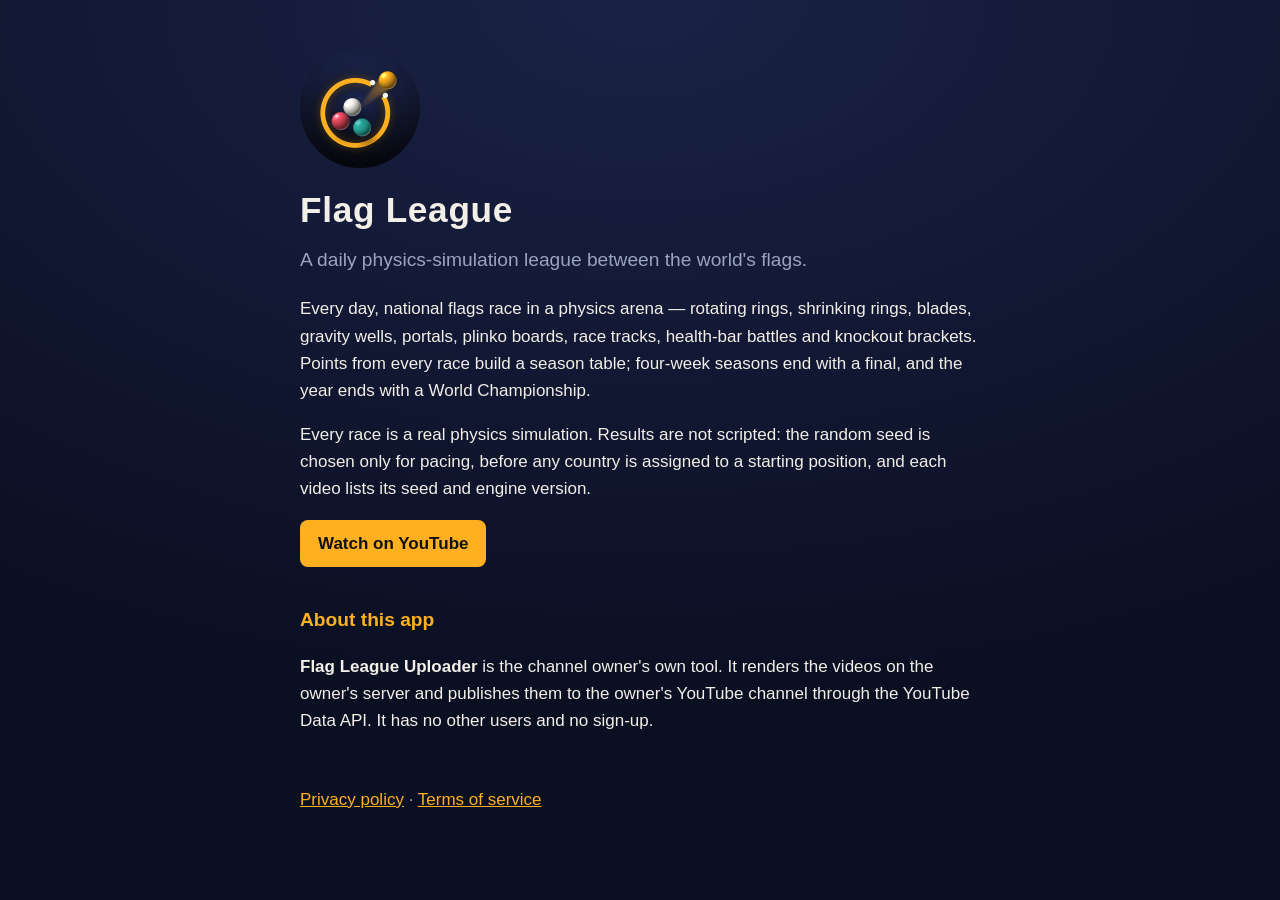
<file: index.html>
<!doctype html>
<html lang="en">
<head>
<meta charset="utf-8">
<meta name="viewport" content="width=device-width, initial-scale=1">
<title>Flag League</title>
<meta name="description" content="Flag League: a daily physics-simulation league between the world's flags on YouTube.">
<link rel="icon" href="logo.png">
<link rel="stylesheet" href="style.css">
</head>
<body>
<main>
  <img class="logo" src="logo.png" alt="Flag League logo: flag balls escaping a rotating ring" width="120" height="120">
  <h1>Flag League</h1>
  <p class="lead">A daily physics-simulation league between the world's flags.</p>

  <p>Every day, national flags race in a physics arena — rotating rings, shrinking rings, blades, gravity wells,
  portals, plinko boards, race tracks, health-bar battles and knockout brackets. Points from every race build a
  season table; four-week seasons end with a final, and the year ends with a World Championship.</p>

  <p>Every race is a real physics simulation. Results are not scripted: the random seed is chosen only for pacing,
  before any country is assigned to a starting position, and each video lists its seed and engine version.</p>

  <p><a class="button" href="https://www.youtube.com/@FlagLeaguee">Watch on YouTube</a></p>

  <h2>About this app</h2>
  <p><strong>Flag League Uploader</strong> is the channel owner's own tool. It renders the videos on the owner's
  server and publishes them to the owner's YouTube channel through the YouTube Data API. It has no other users and
  no sign-up.</p>

  <nav><a href="privacy.html">Privacy policy</a> · <a href="terms.html">Terms of service</a></nav>
</main>
</body>
</html>
</file>
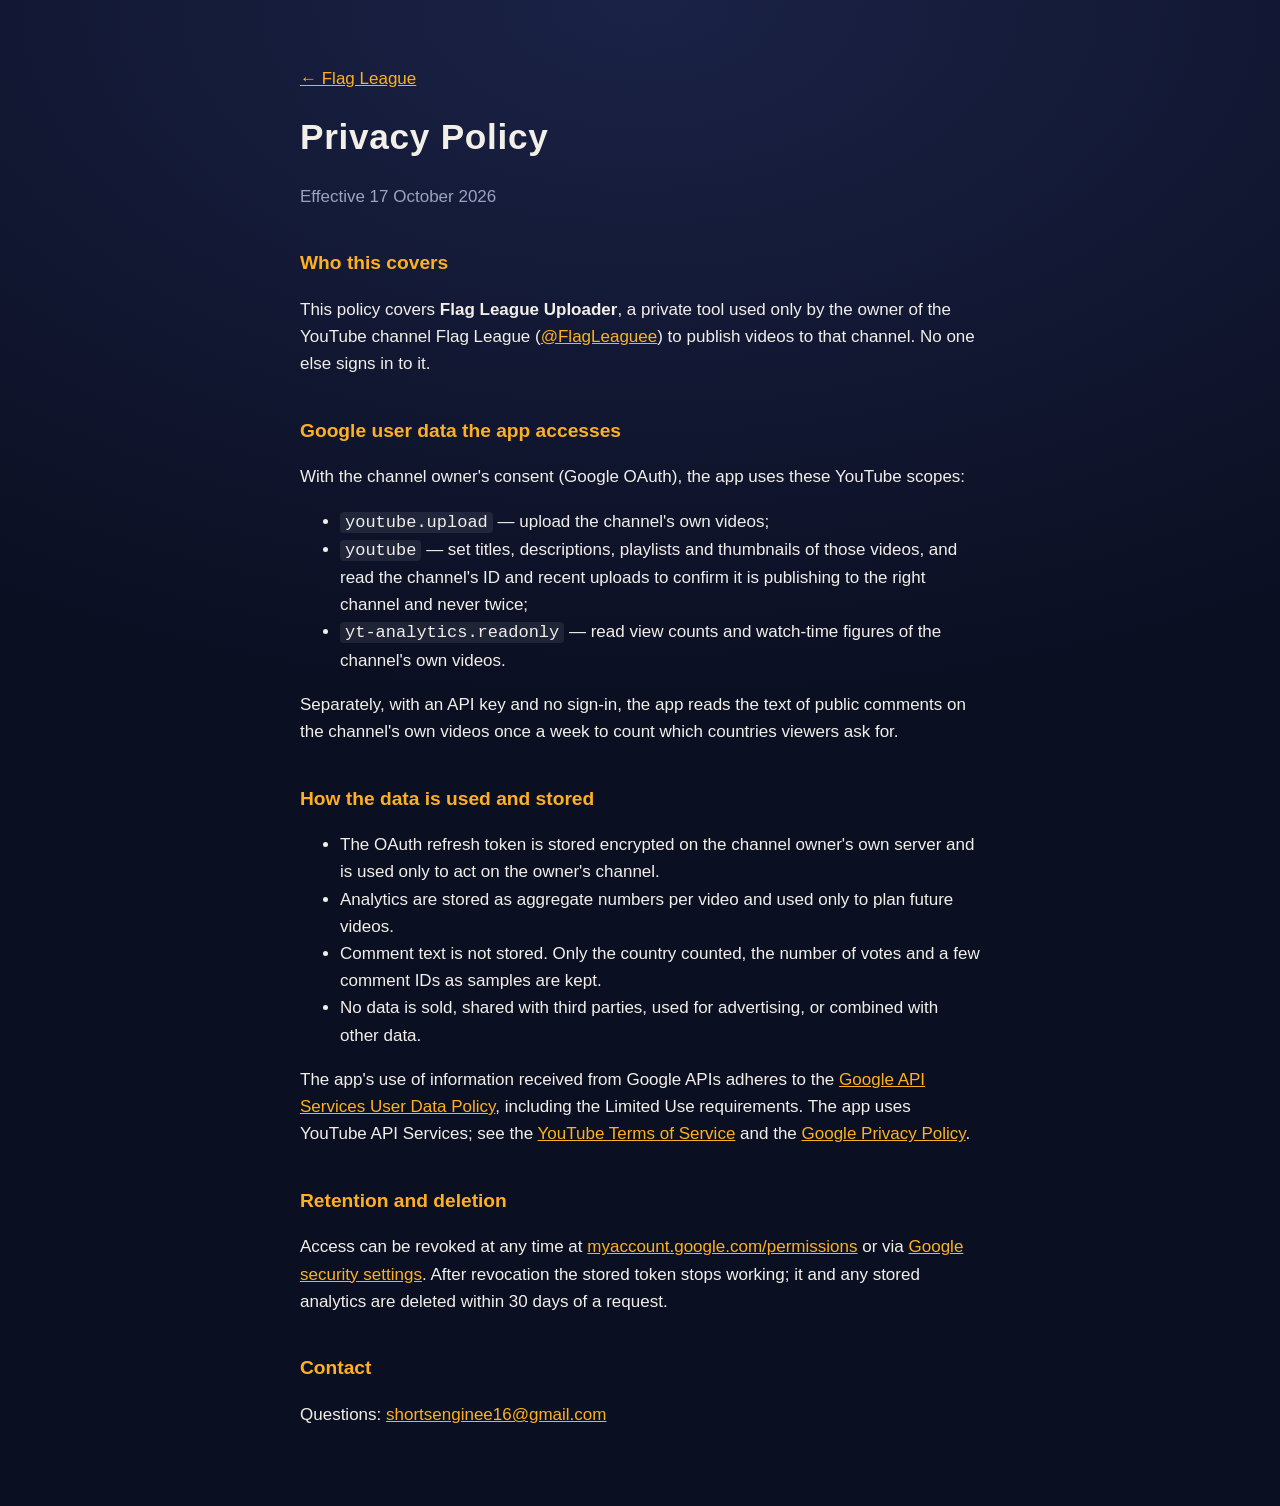
<file: privacy.html>
<!doctype html>
<html lang="en">
<head>
<meta charset="utf-8">
<meta name="viewport" content="width=device-width, initial-scale=1">
<title>Privacy Policy · Flag League</title>
<link rel="icon" href="logo.png">
<link rel="stylesheet" href="style.css">
</head>
<body>
<main>
  <p><a href="index.html">← Flag League</a></p>
  <h1>Privacy Policy</h1>
  <p class="muted">Effective 17 October 2026</p>

  <h2>Who this covers</h2>
  <p>This policy covers <strong>Flag League Uploader</strong>, a private tool used only by the owner of the YouTube
  channel Flag League (<a href="https://www.youtube.com/@FlagLeaguee">@FlagLeaguee</a>) to publish videos to that
  channel. No one else signs in to it.</p>

  <h2>Google user data the app accesses</h2>
  <p>With the channel owner's consent (Google OAuth), the app uses these YouTube scopes:</p>
  <ul>
    <li><code>youtube.upload</code> — upload the channel's own videos;</li>
    <li><code>youtube</code> — set titles, descriptions, playlists and thumbnails of those videos, and read the
      channel's ID and recent uploads to confirm it is publishing to the right channel and never twice;</li>
    <li><code>yt-analytics.readonly</code> — read view counts and watch-time figures of the channel's own videos.</li>
  </ul>
  <p>Separately, with an API key and no sign-in, the app reads the text of public comments on the channel's own
  videos once a week to count which countries viewers ask for.</p>

  <h2>How the data is used and stored</h2>
  <ul>
    <li>The OAuth refresh token is stored encrypted on the channel owner's own server and is used only to act on
      the owner's channel.</li>
    <li>Analytics are stored as aggregate numbers per video and used only to plan future videos.</li>
    <li>Comment text is not stored. Only the country counted, the number of votes and a few comment IDs as samples
      are kept.</li>
    <li>No data is sold, shared with third parties, used for advertising, or combined with other data.</li>
  </ul>
  <p>The app's use of information received from Google APIs adheres to the
  <a href="https://developers.google.com/terms/api-services-user-data-policy">Google API Services User Data
  Policy</a>, including the Limited Use requirements. The app uses YouTube API Services; see the
  <a href="https://www.youtube.com/t/terms">YouTube Terms of Service</a> and the
  <a href="https://policies.google.com/privacy">Google Privacy Policy</a>.</p>

  <h2>Retention and deletion</h2>
  <p>Access can be revoked at any time at
  <a href="https://myaccount.google.com/permissions">myaccount.google.com/permissions</a> or via
  <a href="https://security.google.com/settings/security/permissions">Google security settings</a>. After
  revocation the stored token stops working; it and any stored analytics are deleted within 30 days of a request.</p>

  <h2>Contact</h2>
  <p>Questions: <a href="mailto:shortsenginee16@gmail.com">shortsenginee16@gmail.com</a></p>
</main>
</body>
</html>
</file>
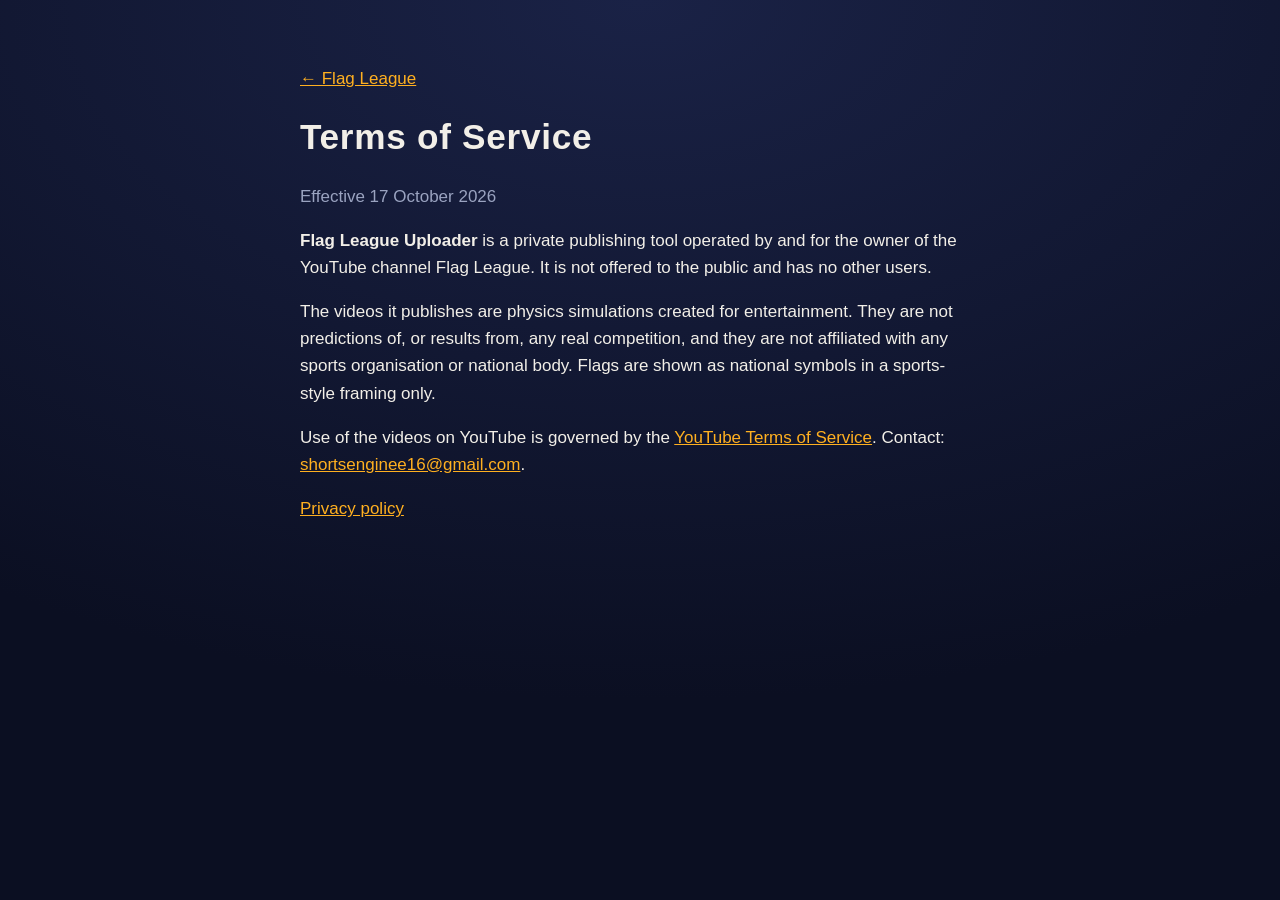
<file: terms.html>
<!doctype html>
<html lang="en">
<head>
<meta charset="utf-8">
<meta name="viewport" content="width=device-width, initial-scale=1">
<title>Terms of Service · Flag League</title>
<link rel="icon" href="logo.png">
<link rel="stylesheet" href="style.css">
</head>
<body>
<main>
  <p><a href="index.html">← Flag League</a></p>
  <h1>Terms of Service</h1>
  <p class="muted">Effective 17 October 2026</p>
  <p><strong>Flag League Uploader</strong> is a private publishing tool operated by and for the owner of the
  YouTube channel Flag League. It is not offered to the public and has no other users.</p>
  <p>The videos it publishes are physics simulations created for entertainment. They are not predictions of, or
  results from, any real competition, and they are not affiliated with any sports organisation or national body.
  Flags are shown as national symbols in a sports-style framing only.</p>
  <p>Use of the videos on YouTube is governed by the <a href="https://www.youtube.com/t/terms">YouTube Terms of
  Service</a>. Contact: <a href="mailto:shortsenginee16@gmail.com">shortsenginee16@gmail.com</a>.</p>
  <p><a href="privacy.html">Privacy policy</a></p>
</main>
</body>
</html>
</file>
<file: style.css>
:root { --bg: #0b0f22; --fg: #f2efe8; --muted: #9aa3c0; --accent: #ffb020; }
* { box-sizing: border-box; }
body { margin: 0; background: radial-gradient(1200px 700px at 50% 0%, #1a2246, var(--bg)); color: var(--fg);
  font: 17px/1.6 -apple-system, BlinkMacSystemFont, "Segoe UI", Roboto, sans-serif; min-height: 100vh; }
main { max-width: 720px; margin: 0 auto; padding: 48px 20px 64px; }
h1 { font-size: 2.2rem; margin: 0.4em 0 0.2em; letter-spacing: 0.02em; }
h2 { font-size: 1.2rem; margin-top: 2em; color: var(--accent); }
.lead { font-size: 1.2rem; color: var(--muted); margin-top: 0; }
.muted { color: var(--muted); }
.logo { border-radius: 50%; display: block; }
a { color: var(--accent); }
.button { display: inline-block; background: var(--accent); color: #111; padding: 10px 18px; border-radius: 8px;
  font-weight: 700; text-decoration: none; }
nav { margin-top: 3em; color: var(--muted); }
code { background: rgba(255,255,255,0.08); padding: 1px 5px; border-radius: 4px; }
</file>
